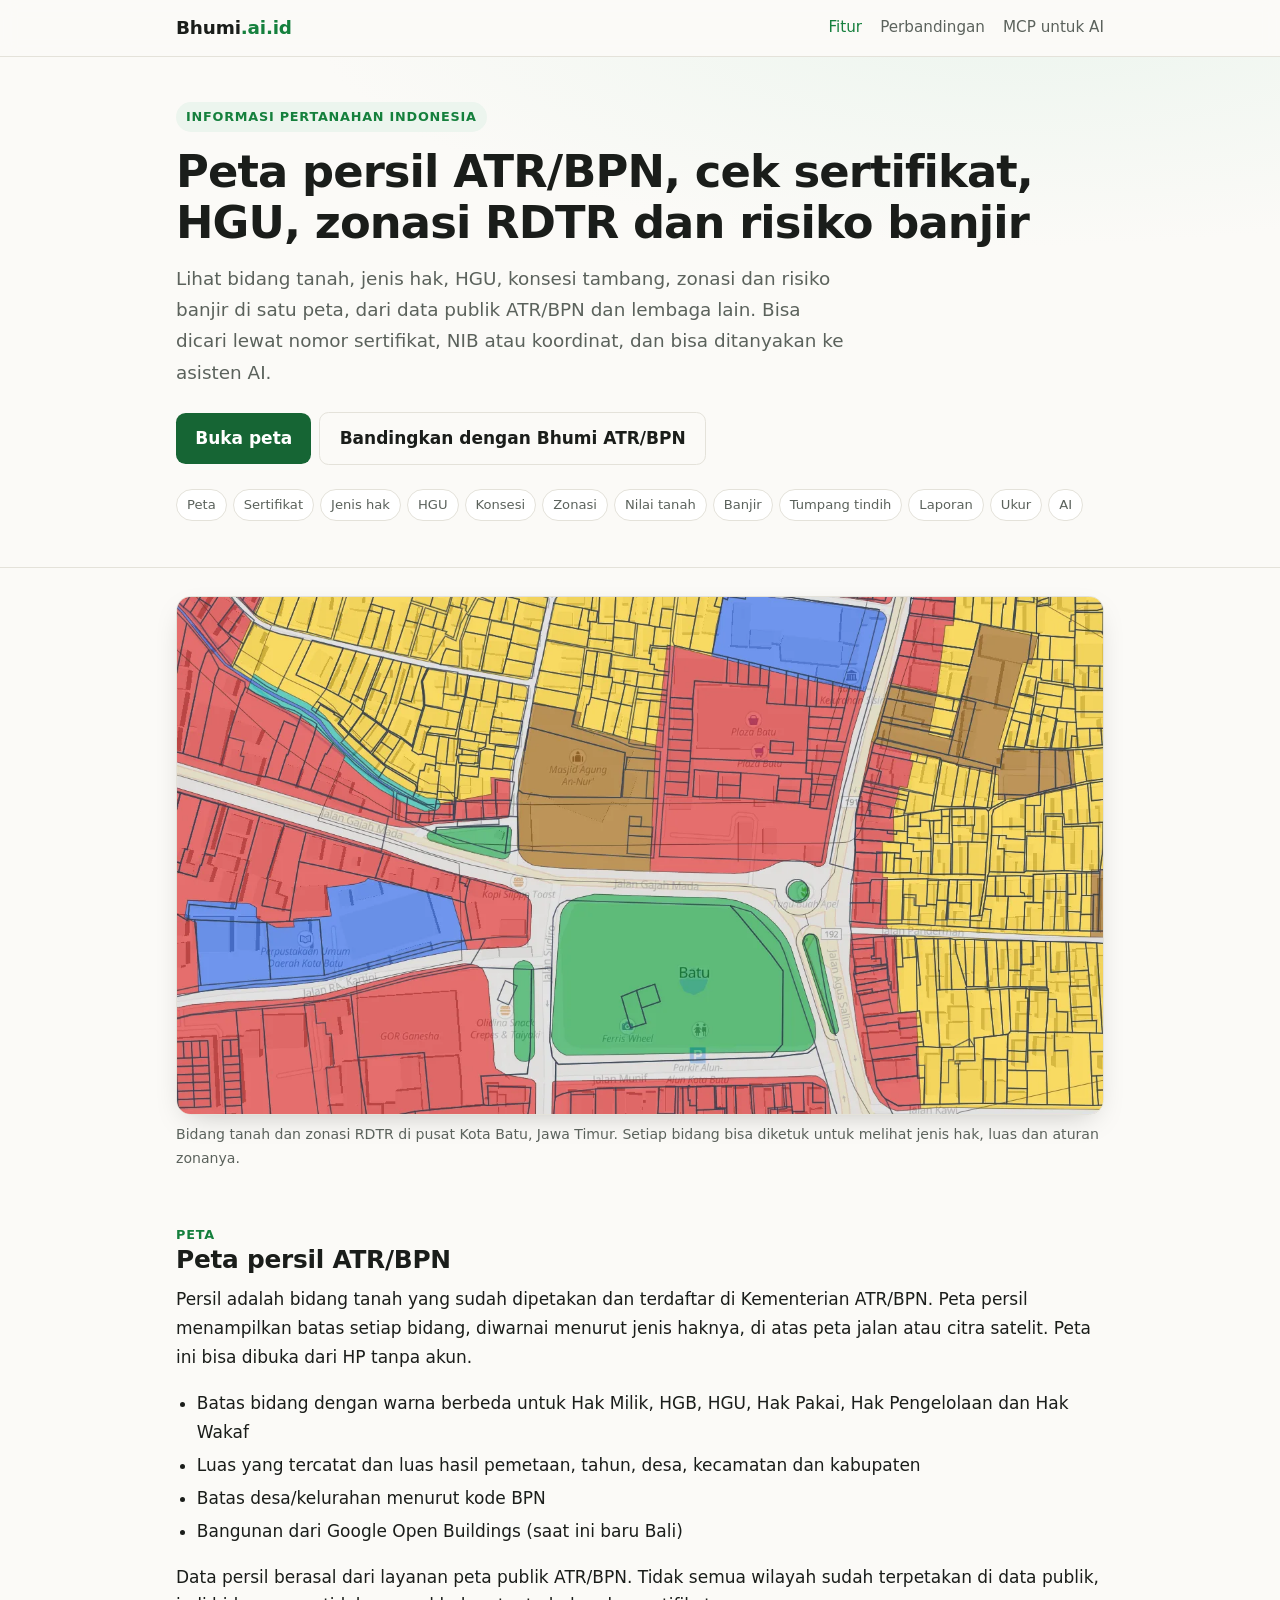
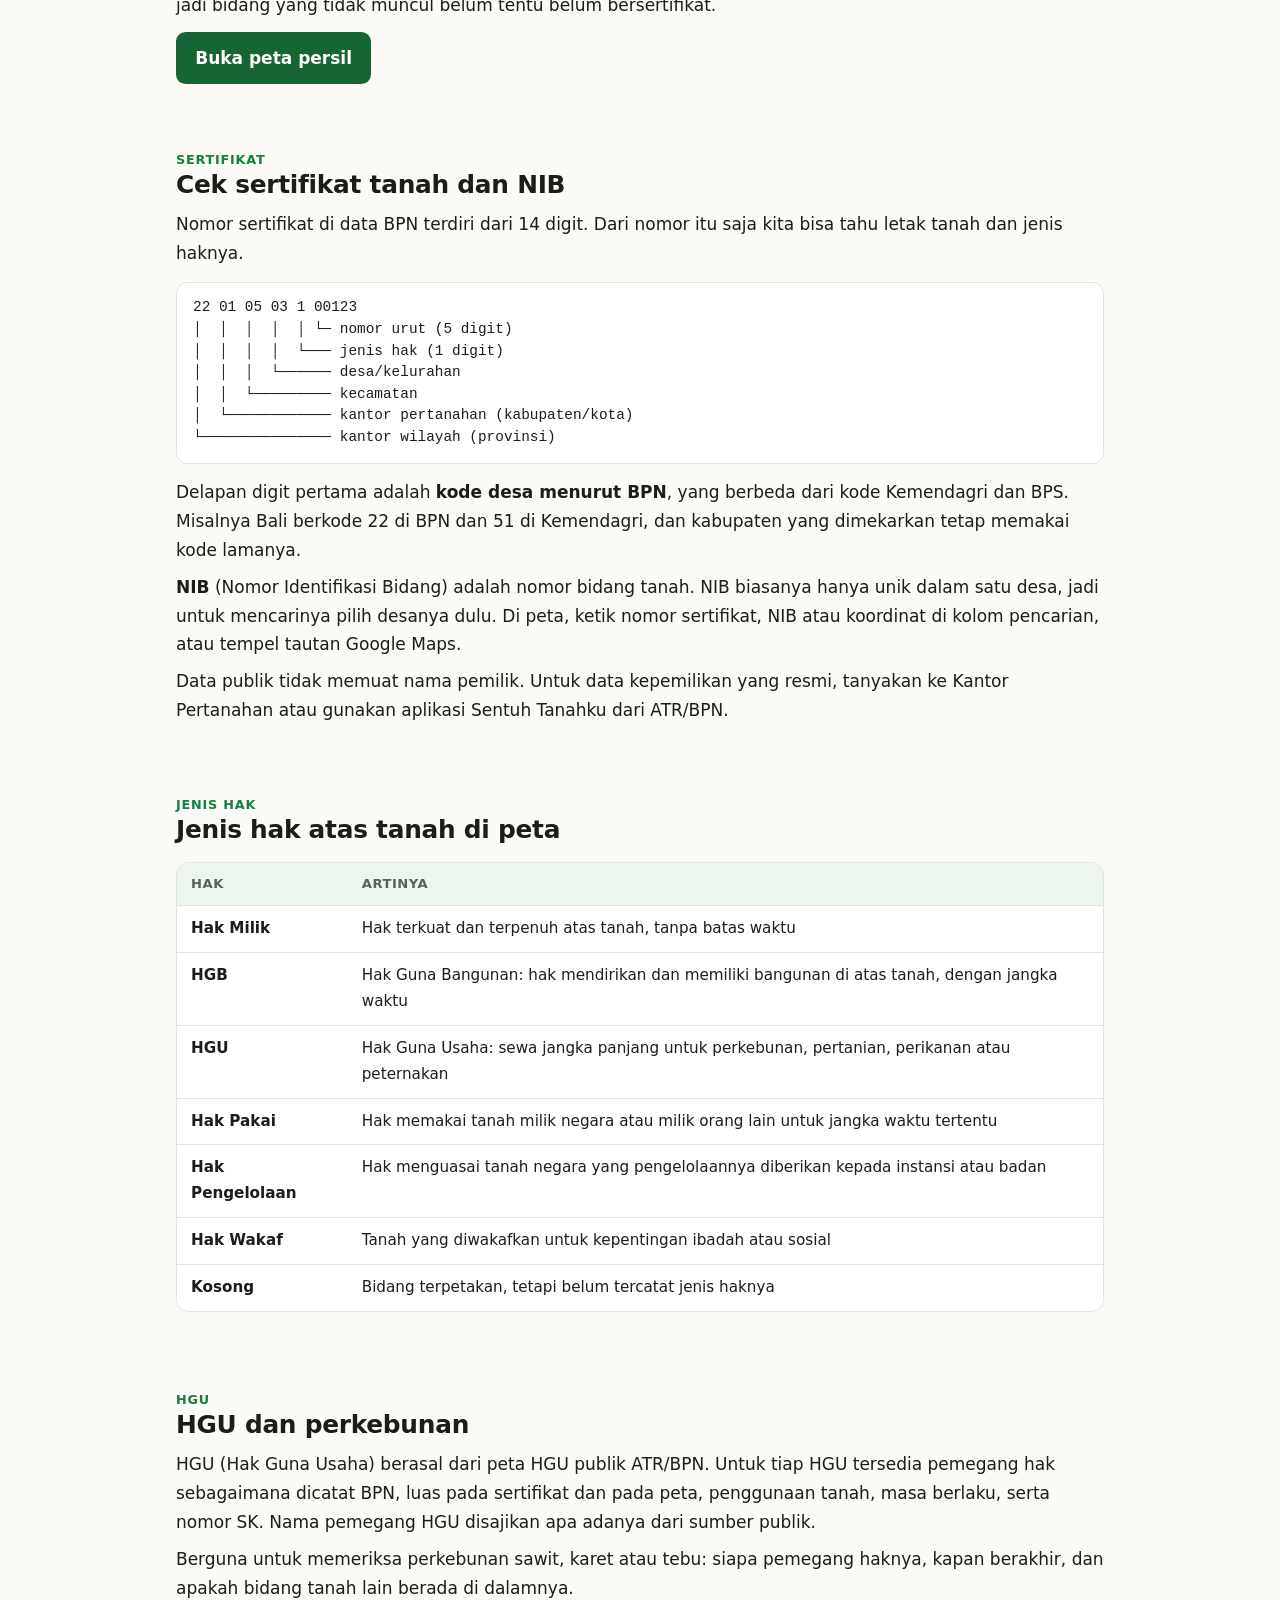
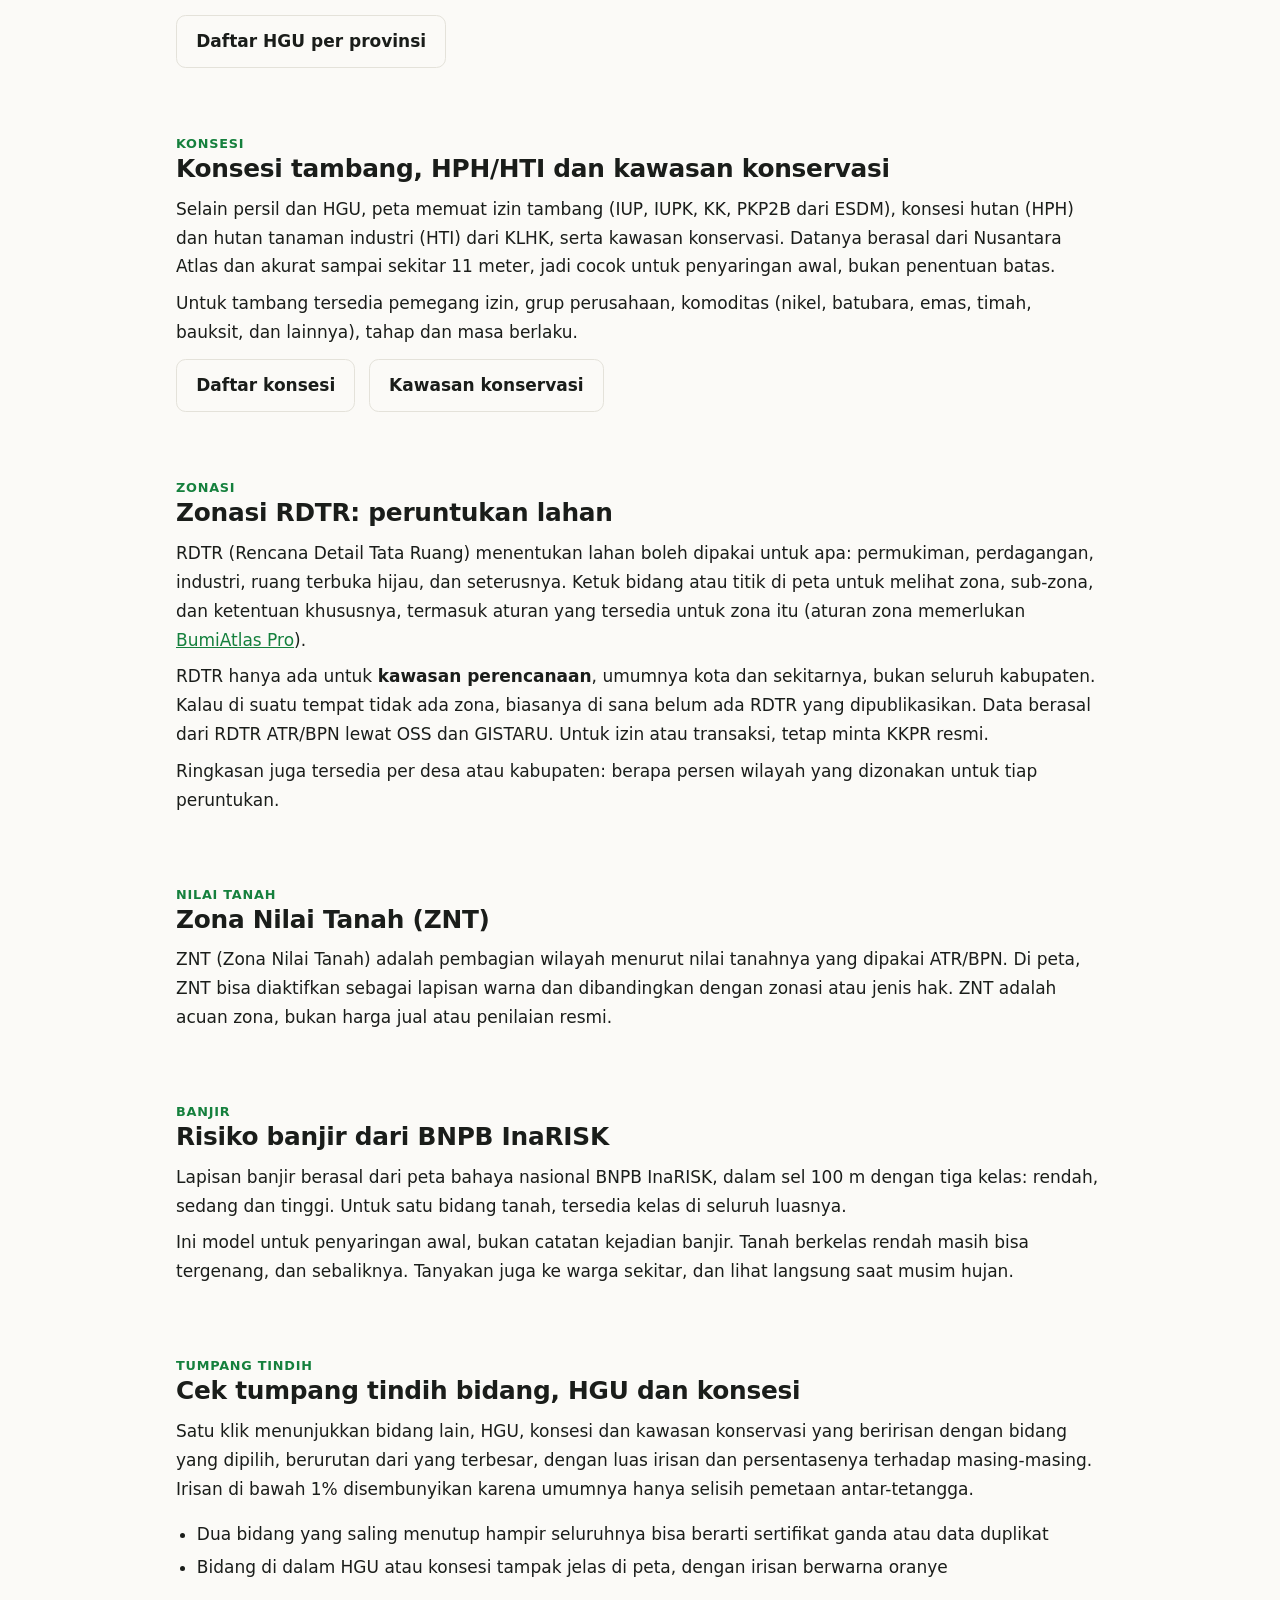
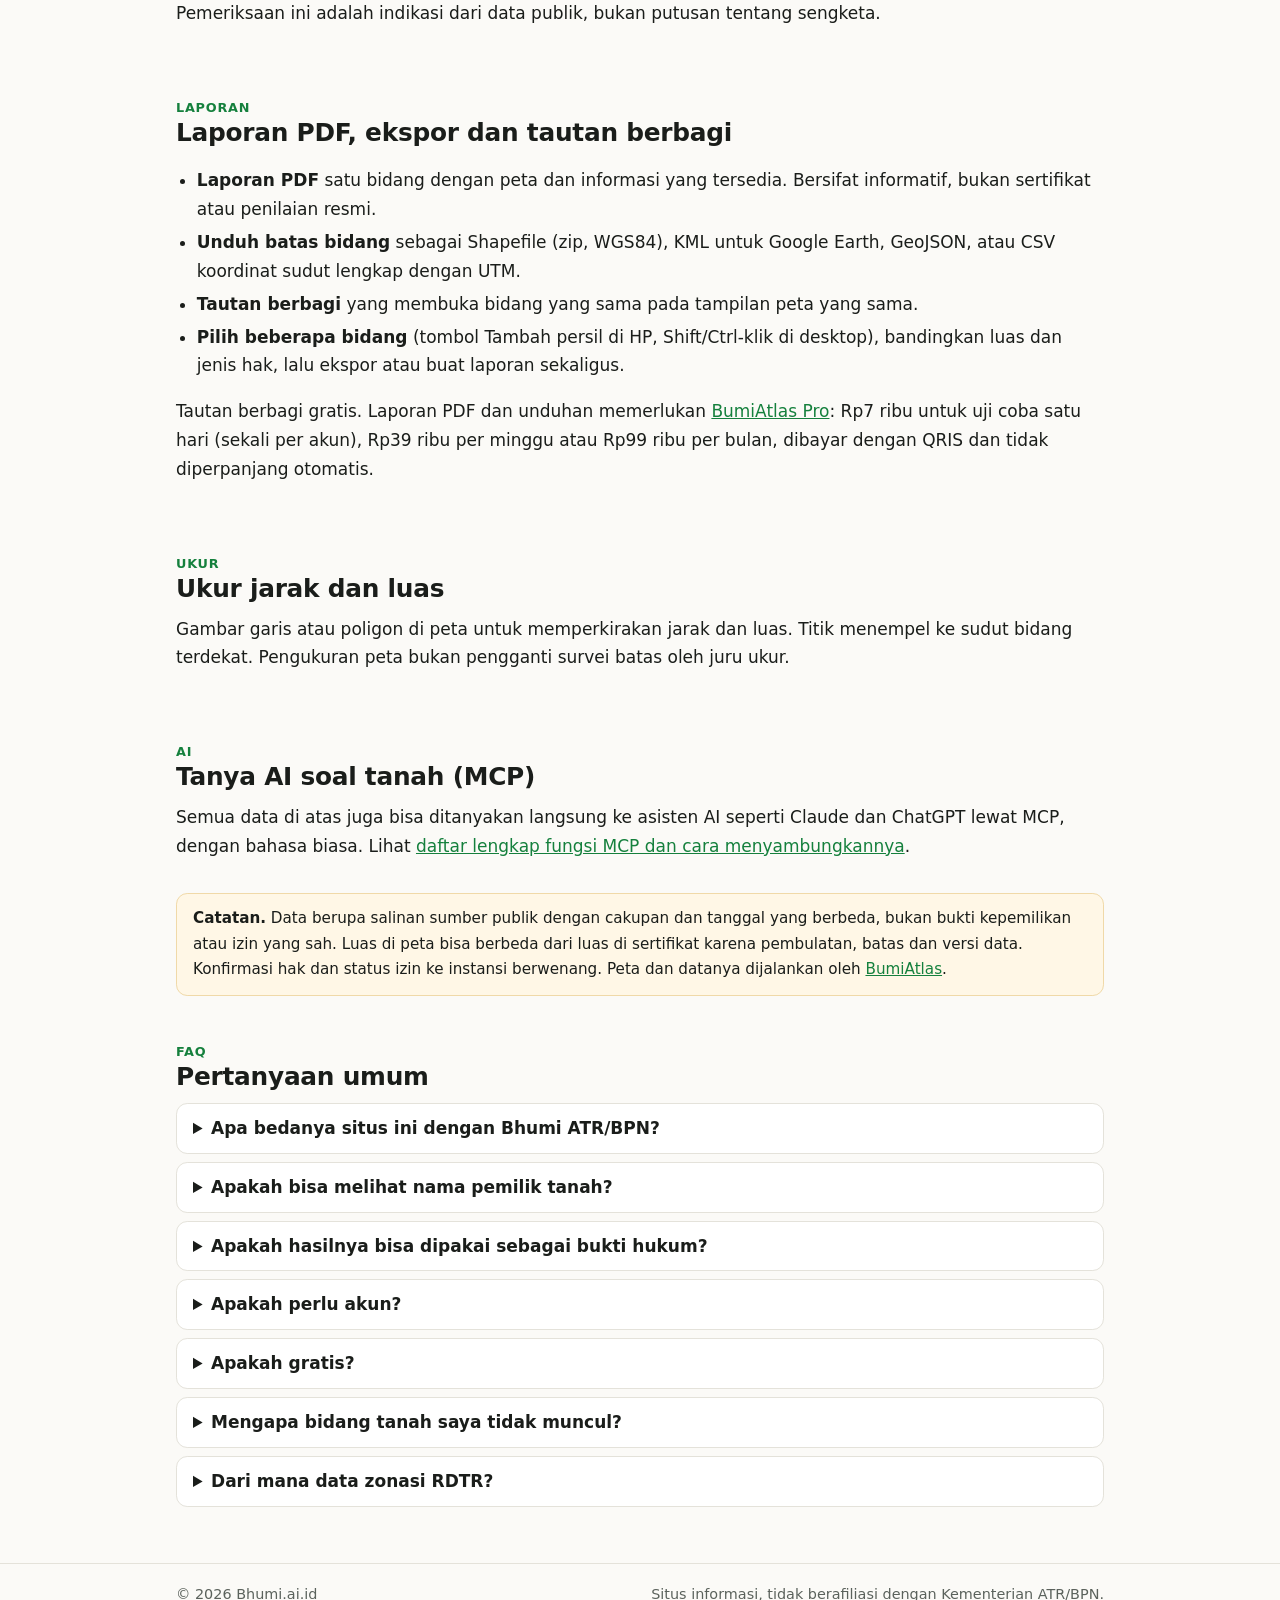
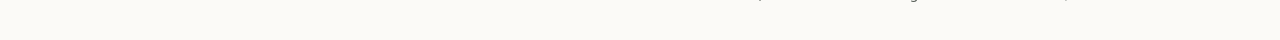
<file: index.html>
<!doctype html>
<html lang="id"><head><meta charset="utf-8"><meta name="viewport" content="width=device-width,initial-scale=1">
<title>Peta Persil ATR/BPN: Cek Sertifikat Tanah, HGU, Zonasi RDTR &amp; Risiko Banjir | Bhumi.ai.id</title><meta name="description" content="Peta persil ATR/BPN yang bisa dicari lewat nomor sertifikat, NIB atau koordinat, lengkap dengan HGU, konsesi tambang, zonasi RDTR, ZNT, risiko banjir dan MCP untuk asisten AI.">
<link rel="canonical" href="https://bhumi.ai.id/"><link rel="stylesheet" href="/style.css">
<meta property="og:title" content="Peta Persil ATR/BPN: Cek Sertifikat Tanah, HGU, Zonasi RDTR &amp; Risiko Banjir | Bhumi.ai.id"><meta property="og:description" content="Peta persil ATR/BPN yang bisa dicari lewat nomor sertifikat, NIB atau koordinat, lengkap dengan HGU, konsesi tambang, zonasi RDTR, ZNT, risiko banjir dan MCP untuk asisten AI."><meta property="og:type" content="website"><meta property="og:url" content="https://bhumi.ai.id/"><meta property="og:locale" content="id_ID"><meta property="og:image" content="https://bhumi.ai.id/peta-zonasi-kota-batu.webp"><meta name="twitter:card" content="summary_large_image">
<script type="application/ld+json">{"@context": "https://schema.org", "@type": "FAQPage", "mainEntity": [{"@type": "Question", "name": "Apa bedanya situs ini dengan Bhumi ATR/BPN?", "acceptedAnswer": {"@type": "Answer", "text": "Bhumi ATR/BPN adalah aplikasi peta resmi Kementerian ATR/BPN. Situs ini independen dan tidak berafiliasi dengan ATR/BPN; peta yang dibuka lewat situs ini dijalankan oleh BumiAtlas, yang menggabungkan data persil publik dengan HGU, konsesi, zonasi dan risiko banjir. Lihat halaman perbandingan."}}, {"@type": "Question", "name": "Apakah bisa melihat nama pemilik tanah?", "acceptedAnswer": {"@type": "Answer", "text": "Tidak. Data persil publik tidak memuat nama pemilik. Hanya HGU yang menyertakan nama pemegang hak dari sumber publik."}}, {"@type": "Question", "name": "Apakah hasilnya bisa dipakai sebagai bukti hukum?", "acceptedAnswer": {"@type": "Answer", "text": "Tidak. Untuk keperluan hukum atau transaksi, minta keterangan resmi dari Kantor Pertanahan setempat."}}, {"@type": "Question", "name": "Apakah perlu akun?", "acceptedAnswer": {"@type": "Answer", "text": "Peta dan direktori bisa dibuka tanpa akun. Akun Google diperlukan untuk menyimpan bidang dan untuk menyambungkan MCP."}}, {"@type": "Question", "name": "Apakah gratis?", "acceptedAnswer": {"@type": "Answer", "text": "Peta, lapisan dan direktori gratis. Laporan PDF, unduhan batas bidang, nilai tanah indikatif dan aturan zonasi RDTR memerlukan BumiAtlas Pro: Rp7 ribu untuk uji coba satu hari (sekali per akun), Rp39 ribu per minggu atau Rp99 ribu per bulan, dibayar dengan QRIS dan tidak diperpanjang otomatis."}}, {"@type": "Question", "name": "Mengapa bidang tanah saya tidak muncul?", "acceptedAnswer": {"@type": "Answer", "text": "Sumber publik belum mencakup semua wilayah, atau lapisan baru tampil setelah di-zoom lebih dekat. Bidang yang tidak tampil belum tentu belum bersertifikat."}}, {"@type": "Question", "name": "Dari mana data zonasi RDTR?", "acceptedAnswer": {"@type": "Answer", "text": "Dari RDTR yang dipublikasikan ATR/BPN. RDTR hanya tersedia untuk kawasan perencanaan tertentu, bukan seluruh kabupaten."}}]}</script><script type="application/ld+json">{"@context": "https://schema.org", "@type": "WebSite", "name": "Bhumi.ai.id", "url": "https://bhumi.ai.id/", "inLanguage": "id"}</script></head><body>
<div class="bar"><div class="wrap"><a class="brand" href="/">Bhumi<b>.ai.id</b></a><nav><a href="/" aria-current="page">Fitur</a><a href="/perbandingan.html">Perbandingan</a><a href="/mcp.html">MCP untuk AI</a></nav></div></div>
<div class="hero"><div class="wrap"><span class="kicker">Informasi pertanahan Indonesia</span>
<h1>Peta persil ATR/BPN, cek sertifikat, HGU, zonasi RDTR dan risiko banjir</h1>
<p class="lead">Lihat bidang tanah, jenis hak, HGU, konsesi tambang, zonasi dan risiko banjir di satu peta, dari data publik ATR/BPN dan lembaga lain. Bisa dicari lewat nomor sertifikat, NIB atau koordinat, dan bisa ditanyakan ke asisten AI.</p>
<a class="cta" href="https://bumiatlas.com/">Buka peta</a><a class="cta alt" href="/perbandingan.html">Bandingkan dengan Bhumi ATR/BPN</a>
<ul class="toc"><li><a href="#peta">Peta</a></li><li><a href="#sertifikat">Sertifikat</a></li><li><a href="#hak">Jenis hak</a></li><li><a href="#hgu">HGU</a></li><li><a href="#konsesi">Konsesi</a></li><li><a href="#rdtr">Zonasi</a></li><li><a href="#znt">Nilai tanah</a></li><li><a href="#banjir">Banjir</a></li><li><a href="#overlap">Tumpang tindih</a></li><li><a href="#laporan">Laporan</a></li><li><a href="#ukur">Ukur</a></li><li><a href="#ai">AI</a></li></ul></div></div>
<main class="wrap"><figure class="shot"><a href="https://bumiatlas.com/"><picture><source type="image/webp" media="(max-width:700px)" srcset="/peta-zonasi-kota-batu-700.webp"><img src="/peta-zonasi-kota-batu.webp" width="1391" height="776" alt="Peta persil ATR/BPN di pusat Kota Batu, Jawa Timur: bidang tanah diwarnai menurut zonasi RDTR, dengan alun-alun dan Plaza Batu"></picture></a><figcaption>Bidang tanah dan zonasi RDTR di pusat Kota Batu, Jawa Timur. Setiap bidang bisa diketuk untuk melihat jenis hak, luas dan aturan zonanya.</figcaption></figure><section id="peta"><h2><small>Peta</small>Peta persil ATR/BPN</h2>
<p>Persil adalah bidang tanah yang sudah dipetakan dan terdaftar di Kementerian ATR/BPN. Peta persil menampilkan batas setiap bidang, diwarnai menurut jenis haknya, di atas peta jalan atau citra satelit. Peta ini bisa dibuka dari HP tanpa akun.</p>
<ul><li>Batas bidang dengan warna berbeda untuk Hak Milik, HGB, HGU, Hak Pakai, Hak Pengelolaan dan Hak Wakaf</li><li>Luas yang tercatat dan luas hasil pemetaan, tahun, desa, kecamatan dan kabupaten</li><li>Batas desa/kelurahan menurut kode BPN</li><li>Bangunan dari Google Open Buildings (saat ini baru Bali)</li></ul>
<p>Data persil berasal dari layanan peta publik ATR/BPN. Tidak semua wilayah sudah terpetakan di data publik, jadi bidang yang tidak muncul belum tentu belum bersertifikat.</p>
<a class="cta" href="https://bumiatlas.com/">Buka peta persil</a></section><section id="sertifikat"><h2><small>Sertifikat</small>Cek sertifikat tanah dan NIB</h2>
<p>Nomor sertifikat di data BPN terdiri dari 14 digit. Dari nomor itu saja kita bisa tahu letak tanah dan jenis haknya.</p>
<pre>22 01 05 03 1 00123
│  │  │  │  │ └─ nomor urut (5 digit)
│  │  │  │  └─── jenis hak (1 digit)
│  │  │  └────── desa/kelurahan
│  │  └───────── kecamatan
│  └──────────── kantor pertanahan (kabupaten/kota)
└─────────────── kantor wilayah (provinsi)</pre>
<p>Delapan digit pertama adalah <strong>kode desa menurut BPN</strong>, yang berbeda dari kode Kemendagri dan BPS. Misalnya Bali berkode 22 di BPN dan 51 di Kemendagri, dan kabupaten yang dimekarkan tetap memakai kode lamanya.</p>
<p><strong>NIB</strong> (Nomor Identifikasi Bidang) adalah nomor bidang tanah. NIB biasanya hanya unik dalam satu desa, jadi untuk mencarinya pilih desanya dulu. Di peta, ketik nomor sertifikat, NIB atau koordinat di kolom pencarian, atau tempel tautan Google Maps.</p>
<p>Data publik tidak memuat nama pemilik. Untuk data kepemilikan yang resmi, tanyakan ke Kantor Pertanahan atau gunakan aplikasi Sentuh Tanahku dari ATR/BPN.</p></section><section id="hak"><h2><small>Jenis hak</small>Jenis hak atas tanah di peta</h2>
<div class="tablewrap"><table><tr><th>Hak</th><th>Artinya</th></tr>
<tr><td><b>Hak Milik</b></td><td>Hak terkuat dan terpenuh atas tanah, tanpa batas waktu</td></tr>
<tr><td><b>HGB</b></td><td>Hak Guna Bangunan: hak mendirikan dan memiliki bangunan di atas tanah, dengan jangka waktu</td></tr>
<tr><td><b>HGU</b></td><td>Hak Guna Usaha: sewa jangka panjang untuk perkebunan, pertanian, perikanan atau peternakan</td></tr>
<tr><td><b>Hak Pakai</b></td><td>Hak memakai tanah milik negara atau milik orang lain untuk jangka waktu tertentu</td></tr>
<tr><td><b>Hak Pengelolaan</b></td><td>Hak menguasai tanah negara yang pengelolaannya diberikan kepada instansi atau badan</td></tr>
<tr><td><b>Hak Wakaf</b></td><td>Tanah yang diwakafkan untuk kepentingan ibadah atau sosial</td></tr>
<tr><td><b>Kosong</b></td><td>Bidang terpetakan, tetapi belum tercatat jenis haknya</td></tr></table></div></section><section id="hgu"><h2><small>HGU</small>HGU dan perkebunan</h2>
<p>HGU (Hak Guna Usaha) berasal dari peta HGU publik ATR/BPN. Untuk tiap HGU tersedia pemegang hak sebagaimana dicatat BPN, luas pada sertifikat dan pada peta, penggunaan tanah, masa berlaku, serta nomor SK. Nama pemegang HGU disajikan apa adanya dari sumber publik.</p>
<p>Berguna untuk memeriksa perkebunan sawit, karet atau tebu: siapa pemegang haknya, kapan berakhir, dan apakah bidang tanah lain berada di dalamnya.</p>
<a class="cta alt" href="https://bumiatlas.com/hgu">Daftar HGU per provinsi</a></section><section id="konsesi"><h2><small>Konsesi</small>Konsesi tambang, HPH/HTI dan kawasan konservasi</h2>
<p>Selain persil dan HGU, peta memuat izin tambang (IUP, IUPK, KK, PKP2B dari ESDM), konsesi hutan (HPH) dan hutan tanaman industri (HTI) dari KLHK, serta kawasan konservasi. Datanya berasal dari Nusantara Atlas dan akurat sampai sekitar 11 meter, jadi cocok untuk penyaringan awal, bukan penentuan batas.</p>
<p>Untuk tambang tersedia pemegang izin, grup perusahaan, komoditas (nikel, batubara, emas, timah, bauksit, dan lainnya), tahap dan masa berlaku.</p>
<a class="cta alt" href="https://bumiatlas.com/konsesi">Daftar konsesi</a> <a class="cta alt" href="https://bumiatlas.com/kawasan-konservasi">Kawasan konservasi</a></section><section id="rdtr"><h2><small>Zonasi</small>Zonasi RDTR: peruntukan lahan</h2>
<p>RDTR (Rencana Detail Tata Ruang) menentukan lahan boleh dipakai untuk apa: permukiman, perdagangan, industri, ruang terbuka hijau, dan seterusnya. Ketuk bidang atau titik di peta untuk melihat zona, sub-zona, dan ketentuan khususnya, termasuk aturan yang tersedia untuk zona itu (aturan zona memerlukan <a href="https://bumiatlas.com/tentang#pro">BumiAtlas Pro</a>).</p>
<p>RDTR hanya ada untuk <strong>kawasan perencanaan</strong>, umumnya kota dan sekitarnya, bukan seluruh kabupaten. Kalau di suatu tempat tidak ada zona, biasanya di sana belum ada RDTR yang dipublikasikan. Data berasal dari RDTR ATR/BPN lewat OSS dan GISTARU. Untuk izin atau transaksi, tetap minta KKPR resmi.</p>
<p>Ringkasan juga tersedia per desa atau kabupaten: berapa persen wilayah yang dizonakan untuk tiap peruntukan.</p></section><section id="znt"><h2><small>Nilai tanah</small>Zona Nilai Tanah (ZNT)</h2>
<p>ZNT (Zona Nilai Tanah) adalah pembagian wilayah menurut nilai tanahnya yang dipakai ATR/BPN. Di peta, ZNT bisa diaktifkan sebagai lapisan warna dan dibandingkan dengan zonasi atau jenis hak. ZNT adalah acuan zona, bukan harga jual atau penilaian resmi.</p></section><section id="banjir"><h2><small>Banjir</small>Risiko banjir dari BNPB InaRISK</h2>
<p>Lapisan banjir berasal dari peta bahaya nasional BNPB InaRISK, dalam sel 100 m dengan tiga kelas: rendah, sedang dan tinggi. Untuk satu bidang tanah, tersedia kelas di seluruh luasnya.</p>
<p>Ini model untuk penyaringan awal, bukan catatan kejadian banjir. Tanah berkelas rendah masih bisa tergenang, dan sebaliknya. Tanyakan juga ke warga sekitar, dan lihat langsung saat musim hujan.</p></section><section id="overlap"><h2><small>Tumpang tindih</small>Cek tumpang tindih bidang, HGU dan konsesi</h2>
<p>Satu klik menunjukkan bidang lain, HGU, konsesi dan kawasan konservasi yang beririsan dengan bidang yang dipilih, berurutan dari yang terbesar, dengan luas irisan dan persentasenya terhadap masing-masing. Irisan di bawah 1% disembunyikan karena umumnya hanya selisih pemetaan antar-tetangga.</p>
<ul><li>Dua bidang yang saling menutup hampir seluruhnya bisa berarti sertifikat ganda atau data duplikat</li><li>Bidang di dalam HGU atau konsesi tampak jelas di peta, dengan irisan berwarna oranye</li></ul>
<p>Pemeriksaan ini adalah indikasi dari data publik, bukan putusan tentang sengketa.</p></section><section id="laporan"><h2><small>Laporan</small>Laporan PDF, ekspor dan tautan berbagi</h2>
<ul><li><strong>Laporan PDF</strong> satu bidang dengan peta dan informasi yang tersedia. Bersifat informatif, bukan sertifikat atau penilaian resmi.</li>
<li><strong>Unduh batas bidang</strong> sebagai Shapefile (zip, WGS84), KML untuk Google Earth, GeoJSON, atau CSV koordinat sudut lengkap dengan UTM.</li>
<li><strong>Tautan berbagi</strong> yang membuka bidang yang sama pada tampilan peta yang sama.</li>
<li><strong>Pilih beberapa bidang</strong> (tombol Tambah persil di HP, Shift/Ctrl-klik di desktop), bandingkan luas dan jenis hak, lalu ekspor atau buat laporan sekaligus.</li></ul>
<p>Tautan berbagi gratis. Laporan PDF dan unduhan memerlukan <a href="https://bumiatlas.com/tentang#pro">BumiAtlas Pro</a>: Rp7 ribu untuk uji coba satu hari (sekali per akun), Rp39 ribu per minggu atau Rp99 ribu per bulan, dibayar dengan QRIS dan tidak diperpanjang otomatis.</p></section><section id="ukur"><h2><small>Ukur</small>Ukur jarak dan luas</h2>
<p>Gambar garis atau poligon di peta untuk memperkirakan jarak dan luas. Titik menempel ke sudut bidang terdekat. Pengukuran peta bukan pengganti survei batas oleh juru ukur.</p></section><section id="ai"><h2><small>AI</small>Tanya AI soal tanah (MCP)</h2>
<p>Semua data di atas juga bisa ditanyakan langsung ke asisten AI seperti Claude dan ChatGPT lewat MCP, dengan bahasa biasa. Lihat <a href="/mcp.html">daftar lengkap fungsi MCP dan cara menyambungkannya</a>.</p></section><div class="note"><strong>Catatan.</strong> Data berupa salinan sumber publik dengan cakupan dan tanggal yang berbeda, bukan bukti kepemilikan atau izin yang sah. Luas di peta bisa berbeda dari luas di sertifikat karena pembulatan, batas dan versi data. Konfirmasi hak dan status izin ke instansi berwenang. Peta dan datanya dijalankan oleh <a href="https://bumiatlas.com/">BumiAtlas</a>.</div><h2><small>FAQ</small>Pertanyaan umum</h2><details><summary>Apa bedanya situs ini dengan Bhumi ATR/BPN?</summary><p>Bhumi ATR/BPN adalah aplikasi peta resmi Kementerian ATR/BPN. Situs ini independen dan tidak berafiliasi dengan ATR/BPN; peta yang dibuka lewat situs ini dijalankan oleh BumiAtlas, yang menggabungkan data persil publik dengan HGU, konsesi, zonasi dan risiko banjir. Lihat halaman perbandingan.</p></details><details><summary>Apakah bisa melihat nama pemilik tanah?</summary><p>Tidak. Data persil publik tidak memuat nama pemilik. Hanya HGU yang menyertakan nama pemegang hak dari sumber publik.</p></details><details><summary>Apakah hasilnya bisa dipakai sebagai bukti hukum?</summary><p>Tidak. Untuk keperluan hukum atau transaksi, minta keterangan resmi dari Kantor Pertanahan setempat.</p></details><details><summary>Apakah perlu akun?</summary><p>Peta dan direktori bisa dibuka tanpa akun. Akun Google diperlukan untuk menyimpan bidang dan untuk menyambungkan MCP.</p></details><details><summary>Apakah gratis?</summary><p>Peta, lapisan dan direktori gratis. Laporan PDF, unduhan batas bidang, nilai tanah indikatif dan aturan zonasi RDTR memerlukan BumiAtlas Pro: Rp7 ribu untuk uji coba satu hari (sekali per akun), Rp39 ribu per minggu atau Rp99 ribu per bulan, dibayar dengan QRIS dan tidak diperpanjang otomatis.</p></details><details><summary>Mengapa bidang tanah saya tidak muncul?</summary><p>Sumber publik belum mencakup semua wilayah, atau lapisan baru tampil setelah di-zoom lebih dekat. Bidang yang tidak tampil belum tentu belum bersertifikat.</p></details><details><summary>Dari mana data zonasi RDTR?</summary><p>Dari RDTR yang dipublikasikan ATR/BPN. RDTR hanya tersedia untuk kawasan perencanaan tertentu, bukan seluruh kabupaten.</p></details></main>
<footer><div class="wrap"><span>© 2026 Bhumi.ai.id</span><span>Situs informasi, tidak berafiliasi dengan Kementerian ATR/BPN.</span></div></footer>
</body></html>
</file>
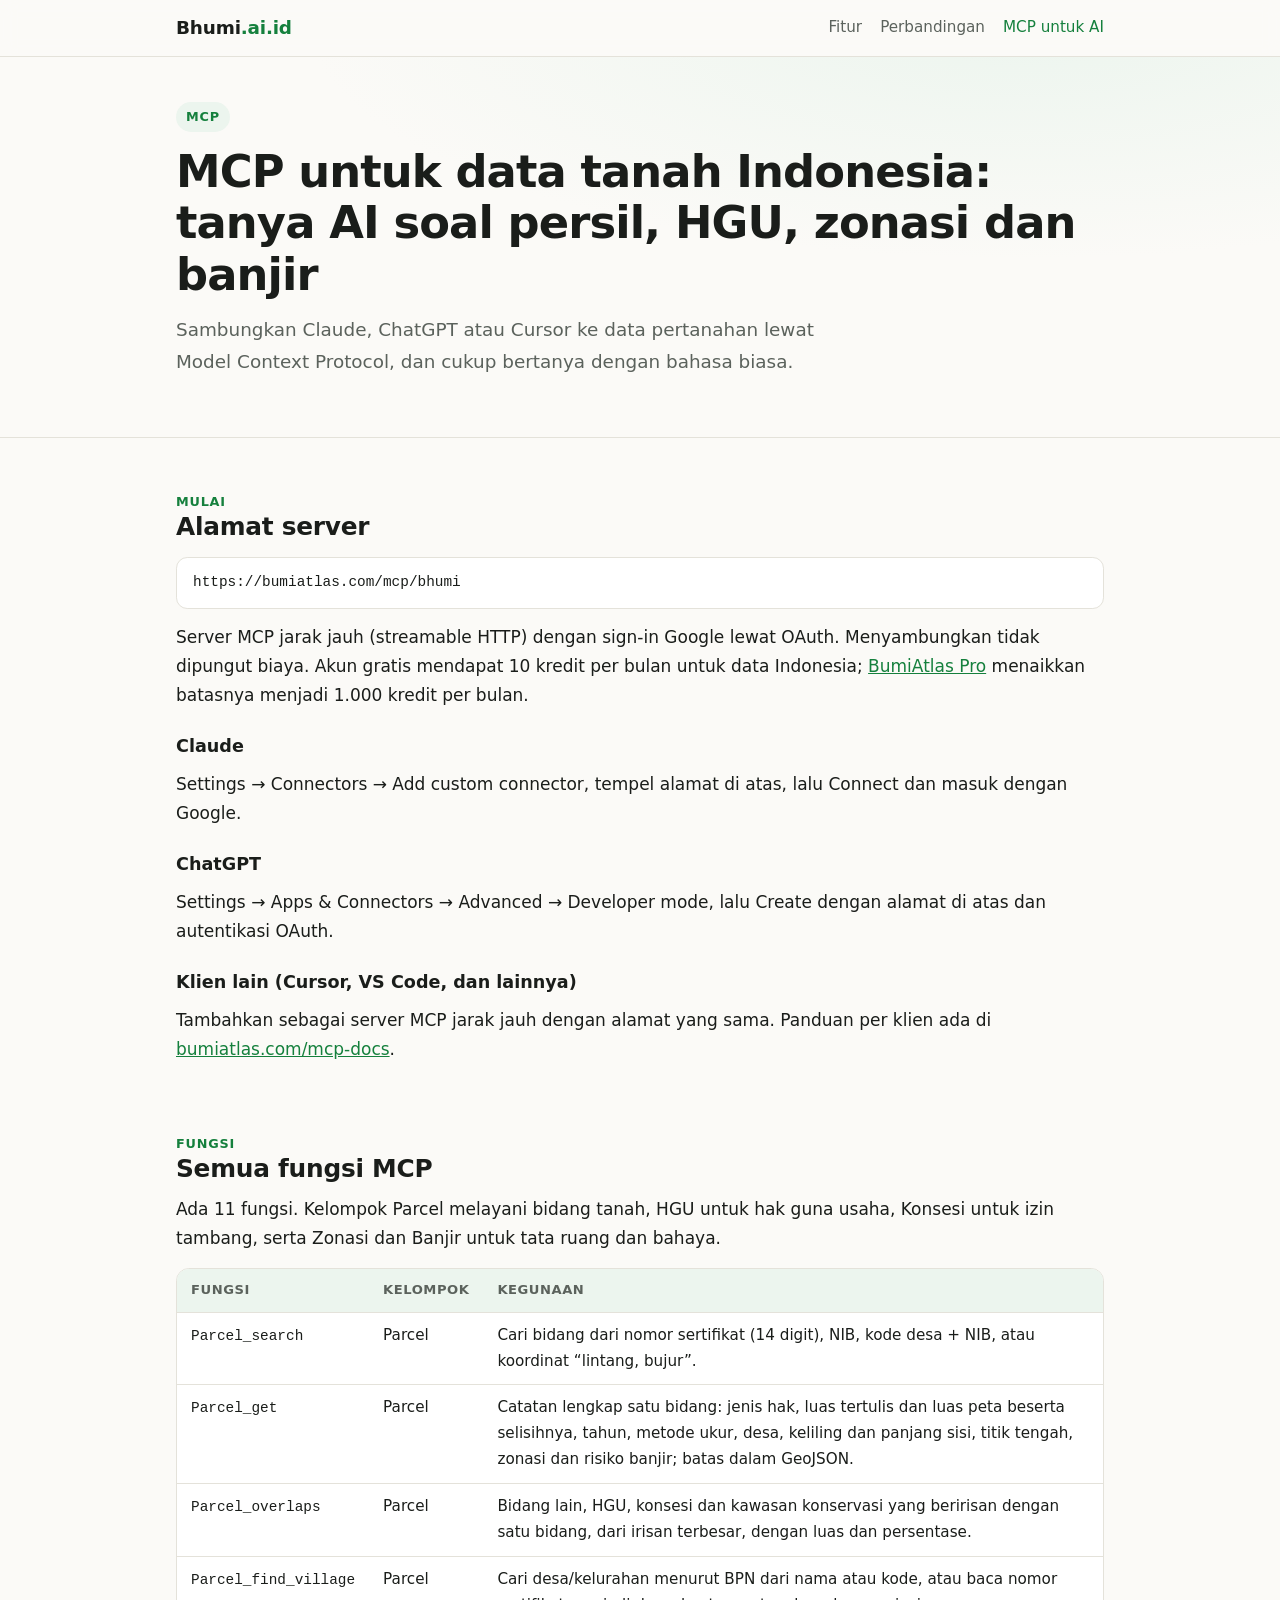
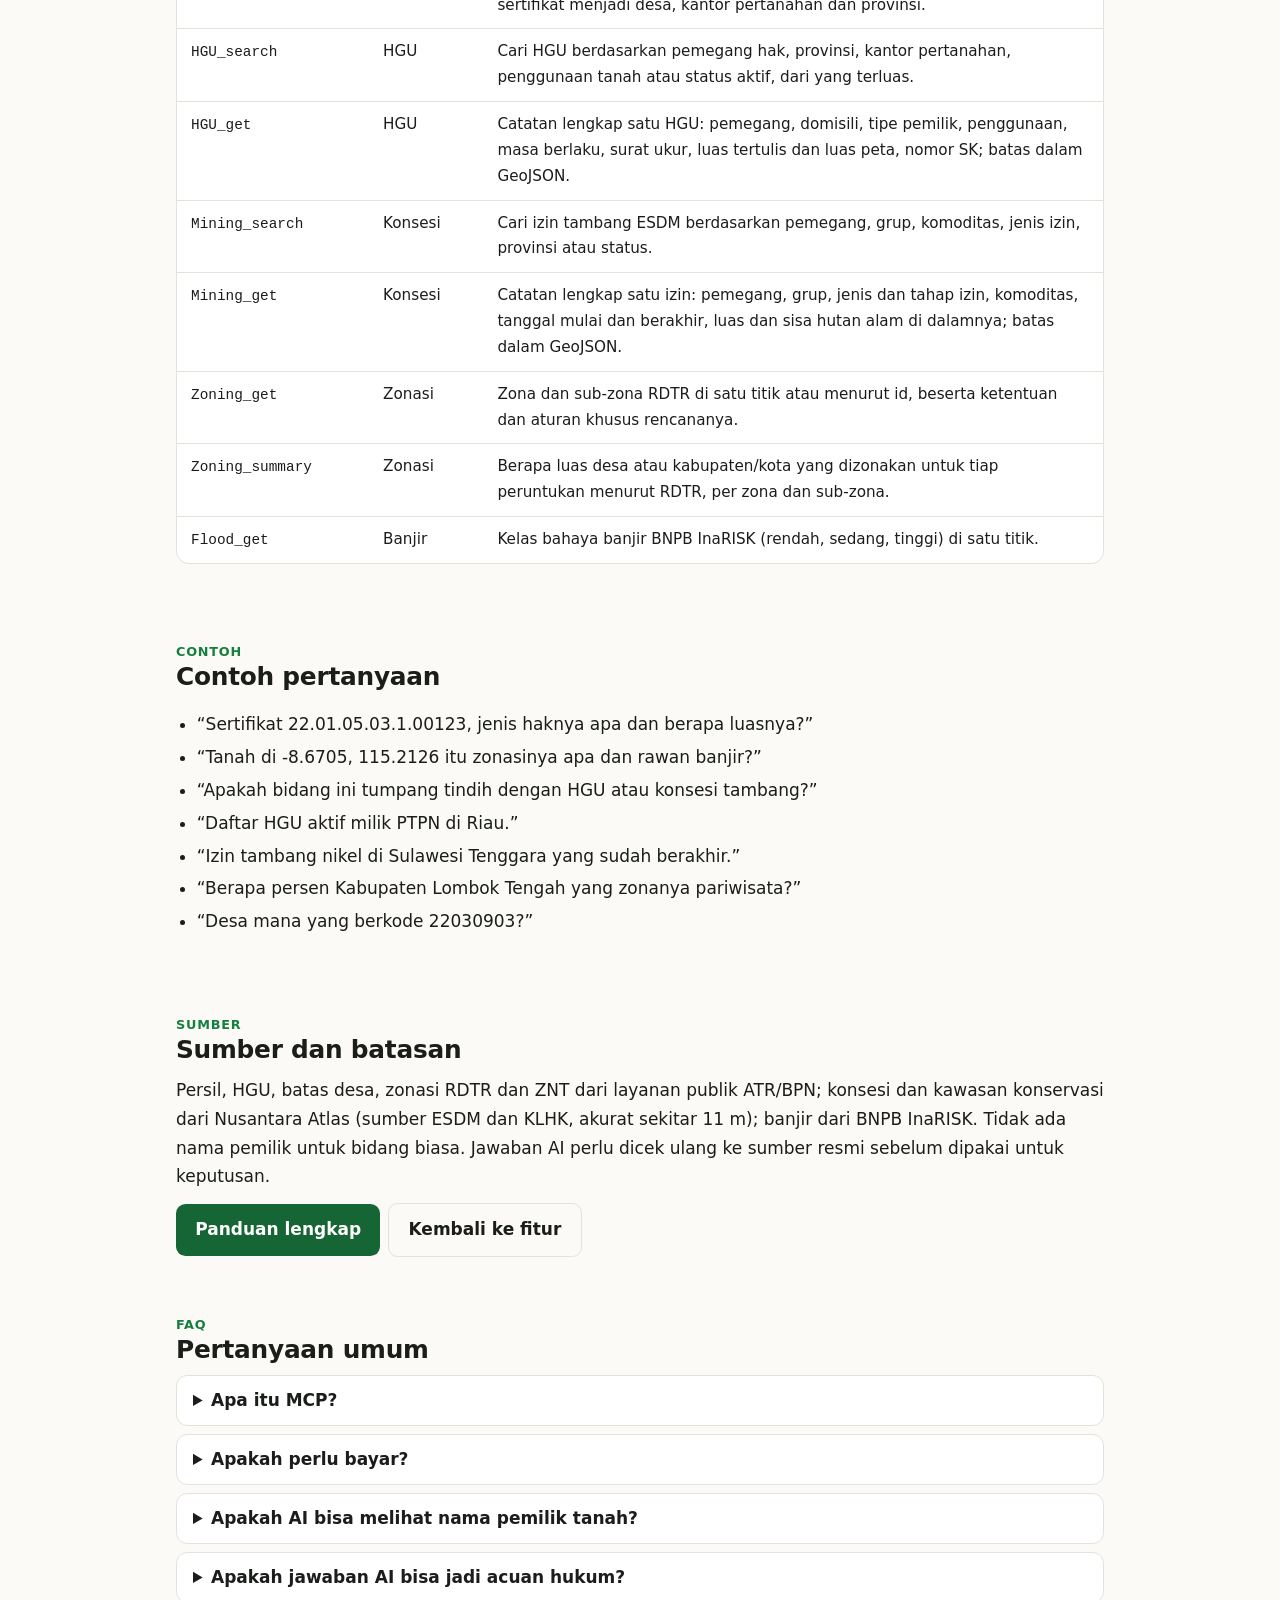
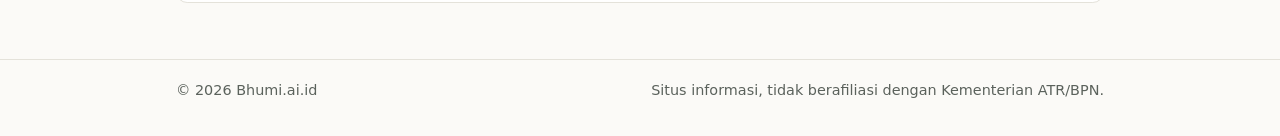
<file: mcp.html>
<!doctype html>
<html lang="id"><head><meta charset="utf-8"><meta name="viewport" content="width=device-width,initial-scale=1">
<title>MCP untuk Data Tanah Indonesia: Fungsi, Alamat Server dan Cara Menyambungkan | Bhumi.ai.id</title><meta name="description" content="Daftar lengkap 11 fungsi MCP untuk data persil ATR/BPN, HGU, konsesi tambang, zonasi RDTR dan risiko banjir, dengan alamat server dan cara menyambungkan ke Claude dan ChatGPT.">
<link rel="canonical" href="https://bhumi.ai.id/mcp.html"><link rel="stylesheet" href="/style.css">
<meta property="og:title" content="MCP untuk Data Tanah Indonesia: Fungsi, Alamat Server dan Cara Menyambungkan | Bhumi.ai.id"><meta property="og:description" content="Daftar lengkap 11 fungsi MCP untuk data persil ATR/BPN, HGU, konsesi tambang, zonasi RDTR dan risiko banjir, dengan alamat server dan cara menyambungkan ke Claude dan ChatGPT."><meta property="og:type" content="website"><meta property="og:url" content="https://bhumi.ai.id/mcp.html"><meta property="og:locale" content="id_ID">
<script type="application/ld+json">{"@context": "https://schema.org", "@type": "FAQPage", "mainEntity": [{"@type": "Question", "name": "Apa itu MCP?", "acceptedAnswer": {"@type": "Answer", "text": "Model Context Protocol adalah standar agar asisten AI bisa memanggil alat dan data di luar dirinya. Di sini, asisten bisa mencari bidang tanah, HGU, konsesi, zonasi dan banjir secara langsung."}}, {"@type": "Question", "name": "Apakah perlu bayar?", "acceptedAnswer": {"@type": "Answer", "text": "Untuk mencoba, tidak: menyambungkan tidak dipungut biaya, dan akun Google gratis mendapat 10 kredit per bulan untuk data Indonesia. Untuk pemakaian rutin, BumiAtlas Pro (Rp7 ribu untuk uji coba satu hari, Rp39 ribu per minggu atau Rp99 ribu per bulan) menaikkan batasnya menjadi 1.000 kredit per bulan."}}, {"@type": "Question", "name": "Apakah AI bisa melihat nama pemilik tanah?", "acceptedAnswer": {"@type": "Answer", "text": "Tidak. Data persil publik tidak memuat nama pemilik."}}, {"@type": "Question", "name": "Apakah jawaban AI bisa jadi acuan hukum?", "acceptedAnswer": {"@type": "Answer", "text": "Tidak. Cek ulang ke sumber resmi, dan minta keterangan resmi ke Kantor Pertanahan untuk keperluan hukum."}}]}</script><script type="application/ld+json">{"@context": "https://schema.org", "@type": "WebSite", "name": "Bhumi.ai.id", "url": "https://bhumi.ai.id/", "inLanguage": "id"}</script></head><body>
<div class="bar"><div class="wrap"><a class="brand" href="/">Bhumi<b>.ai.id</b></a><nav><a href="/">Fitur</a><a href="/perbandingan.html">Perbandingan</a><a href="/mcp.html" aria-current="page">MCP untuk AI</a></nav></div></div>
<div class="hero"><div class="wrap"><span class="kicker">MCP</span>
<h1>MCP untuk data tanah Indonesia: tanya AI soal persil, HGU, zonasi dan banjir</h1>
<p class="lead">Sambungkan Claude, ChatGPT atau Cursor ke data pertanahan lewat Model Context Protocol, dan cukup bertanya dengan bahasa biasa.</p></div></div>
<main class="wrap">
<section id="alamat"><h2><small>Mulai</small>Alamat server</h2>
<pre>https://bumiatlas.com/mcp/bhumi</pre>
<p>Server MCP jarak jauh (streamable HTTP) dengan sign-in Google lewat OAuth. Menyambungkan tidak dipungut biaya. Akun gratis mendapat 10 kredit per bulan untuk data Indonesia; <a href="https://bumiatlas.com/tentang#pro">BumiAtlas Pro</a> menaikkan batasnya menjadi 1.000 kredit per bulan.</p>
<h3>Claude</h3><p>Settings → Connectors → Add custom connector, tempel alamat di atas, lalu Connect dan masuk dengan Google.</p>
<h3>ChatGPT</h3><p>Settings → Apps &amp; Connectors → Advanced → Developer mode, lalu Create dengan alamat di atas dan autentikasi OAuth.</p>
<h3>Klien lain (Cursor, VS Code, dan lainnya)</h3><p>Tambahkan sebagai server MCP jarak jauh dengan alamat yang sama. Panduan per klien ada di <a href="https://bumiatlas.com/mcp-docs">bumiatlas.com/mcp-docs</a>.</p></section>
<section id="fungsi"><h2><small>Fungsi</small>Semua fungsi MCP</h2>
<p>Ada 11 fungsi. Kelompok Parcel melayani bidang tanah, HGU untuk hak guna usaha, Konsesi untuk izin tambang, serta Zonasi dan Banjir untuk tata ruang dan bahaya.</p>
<div class="tablewrap tools"><table><tr><th>Fungsi</th><th>Kelompok</th><th>Kegunaan</th></tr><tr><td><code>Parcel_search</code></td><td>Parcel</td><td>Cari bidang dari nomor sertifikat (14 digit), NIB, kode desa + NIB, atau koordinat “lintang, bujur”.</td></tr><tr><td><code>Parcel_get</code></td><td>Parcel</td><td>Catatan lengkap satu bidang: jenis hak, luas tertulis dan luas peta beserta selisihnya, tahun, metode ukur, desa, keliling dan panjang sisi, titik tengah, zonasi dan risiko banjir; batas dalam GeoJSON.</td></tr><tr><td><code>Parcel_overlaps</code></td><td>Parcel</td><td>Bidang lain, HGU, konsesi dan kawasan konservasi yang beririsan dengan satu bidang, dari irisan terbesar, dengan luas dan persentase.</td></tr><tr><td><code>Parcel_find_village</code></td><td>Parcel</td><td>Cari desa/kelurahan menurut BPN dari nama atau kode, atau baca nomor sertifikat menjadi desa, kantor pertanahan dan provinsi.</td></tr><tr><td><code>HGU_search</code></td><td>HGU</td><td>Cari HGU berdasarkan pemegang hak, provinsi, kantor pertanahan, penggunaan tanah atau status aktif, dari yang terluas.</td></tr><tr><td><code>HGU_get</code></td><td>HGU</td><td>Catatan lengkap satu HGU: pemegang, domisili, tipe pemilik, penggunaan, masa berlaku, surat ukur, luas tertulis dan luas peta, nomor SK; batas dalam GeoJSON.</td></tr><tr><td><code>Mining_search</code></td><td>Konsesi</td><td>Cari izin tambang ESDM berdasarkan pemegang, grup, komoditas, jenis izin, provinsi atau status.</td></tr><tr><td><code>Mining_get</code></td><td>Konsesi</td><td>Catatan lengkap satu izin: pemegang, grup, jenis dan tahap izin, komoditas, tanggal mulai dan berakhir, luas dan sisa hutan alam di dalamnya; batas dalam GeoJSON.</td></tr><tr><td><code>Zoning_get</code></td><td>Zonasi</td><td>Zona dan sub-zona RDTR di satu titik atau menurut id, beserta ketentuan dan aturan khusus rencananya.</td></tr><tr><td><code>Zoning_summary</code></td><td>Zonasi</td><td>Berapa luas desa atau kabupaten/kota yang dizonakan untuk tiap peruntukan menurut RDTR, per zona dan sub-zona.</td></tr><tr><td><code>Flood_get</code></td><td>Banjir</td><td>Kelas bahaya banjir BNPB InaRISK (rendah, sedang, tinggi) di satu titik.</td></tr></table></div></section>
<section id="contoh"><h2><small>Contoh</small>Contoh pertanyaan</h2>
<ul><li>“Sertifikat 22.01.05.03.1.00123, jenis haknya apa dan berapa luasnya?”</li>
<li>“Tanah di -8.6705, 115.2126 itu zonasinya apa dan rawan banjir?”</li>
<li>“Apakah bidang ini tumpang tindih dengan HGU atau konsesi tambang?”</li>
<li>“Daftar HGU aktif milik PTPN di Riau.”</li>
<li>“Izin tambang nikel di Sulawesi Tenggara yang sudah berakhir.”</li>
<li>“Berapa persen Kabupaten Lombok Tengah yang zonanya pariwisata?”</li>
<li>“Desa mana yang berkode 22030903?”</li></ul></section>
<section id="sumber"><h2><small>Sumber</small>Sumber dan batasan</h2>
<p>Persil, HGU, batas desa, zonasi RDTR dan ZNT dari layanan publik ATR/BPN; konsesi dan kawasan konservasi dari Nusantara Atlas (sumber ESDM dan KLHK, akurat sekitar 11 m); banjir dari BNPB InaRISK. Tidak ada nama pemilik untuk bidang biasa. Jawaban AI perlu dicek ulang ke sumber resmi sebelum dipakai untuk keputusan.</p>
<a class="cta" href="https://bumiatlas.com/mcp-docs">Panduan lengkap</a><a class="cta alt" href="/">Kembali ke fitur</a></section><h2><small>FAQ</small>Pertanyaan umum</h2><details><summary>Apa itu MCP?</summary><p>Model Context Protocol adalah standar agar asisten AI bisa memanggil alat dan data di luar dirinya. Di sini, asisten bisa mencari bidang tanah, HGU, konsesi, zonasi dan banjir secara langsung.</p></details><details><summary>Apakah perlu bayar?</summary><p>Untuk mencoba, tidak: menyambungkan tidak dipungut biaya, dan akun Google gratis mendapat 10 kredit per bulan untuk data Indonesia. Untuk pemakaian rutin, BumiAtlas Pro (Rp7 ribu untuk uji coba satu hari, Rp39 ribu per minggu atau Rp99 ribu per bulan) menaikkan batasnya menjadi 1.000 kredit per bulan.</p></details><details><summary>Apakah AI bisa melihat nama pemilik tanah?</summary><p>Tidak. Data persil publik tidak memuat nama pemilik.</p></details><details><summary>Apakah jawaban AI bisa jadi acuan hukum?</summary><p>Tidak. Cek ulang ke sumber resmi, dan minta keterangan resmi ke Kantor Pertanahan untuk keperluan hukum.</p></details></main>
<footer><div class="wrap"><span>© 2026 Bhumi.ai.id</span><span>Situs informasi, tidak berafiliasi dengan Kementerian ATR/BPN.</span></div></footer>
</body></html>
</file>
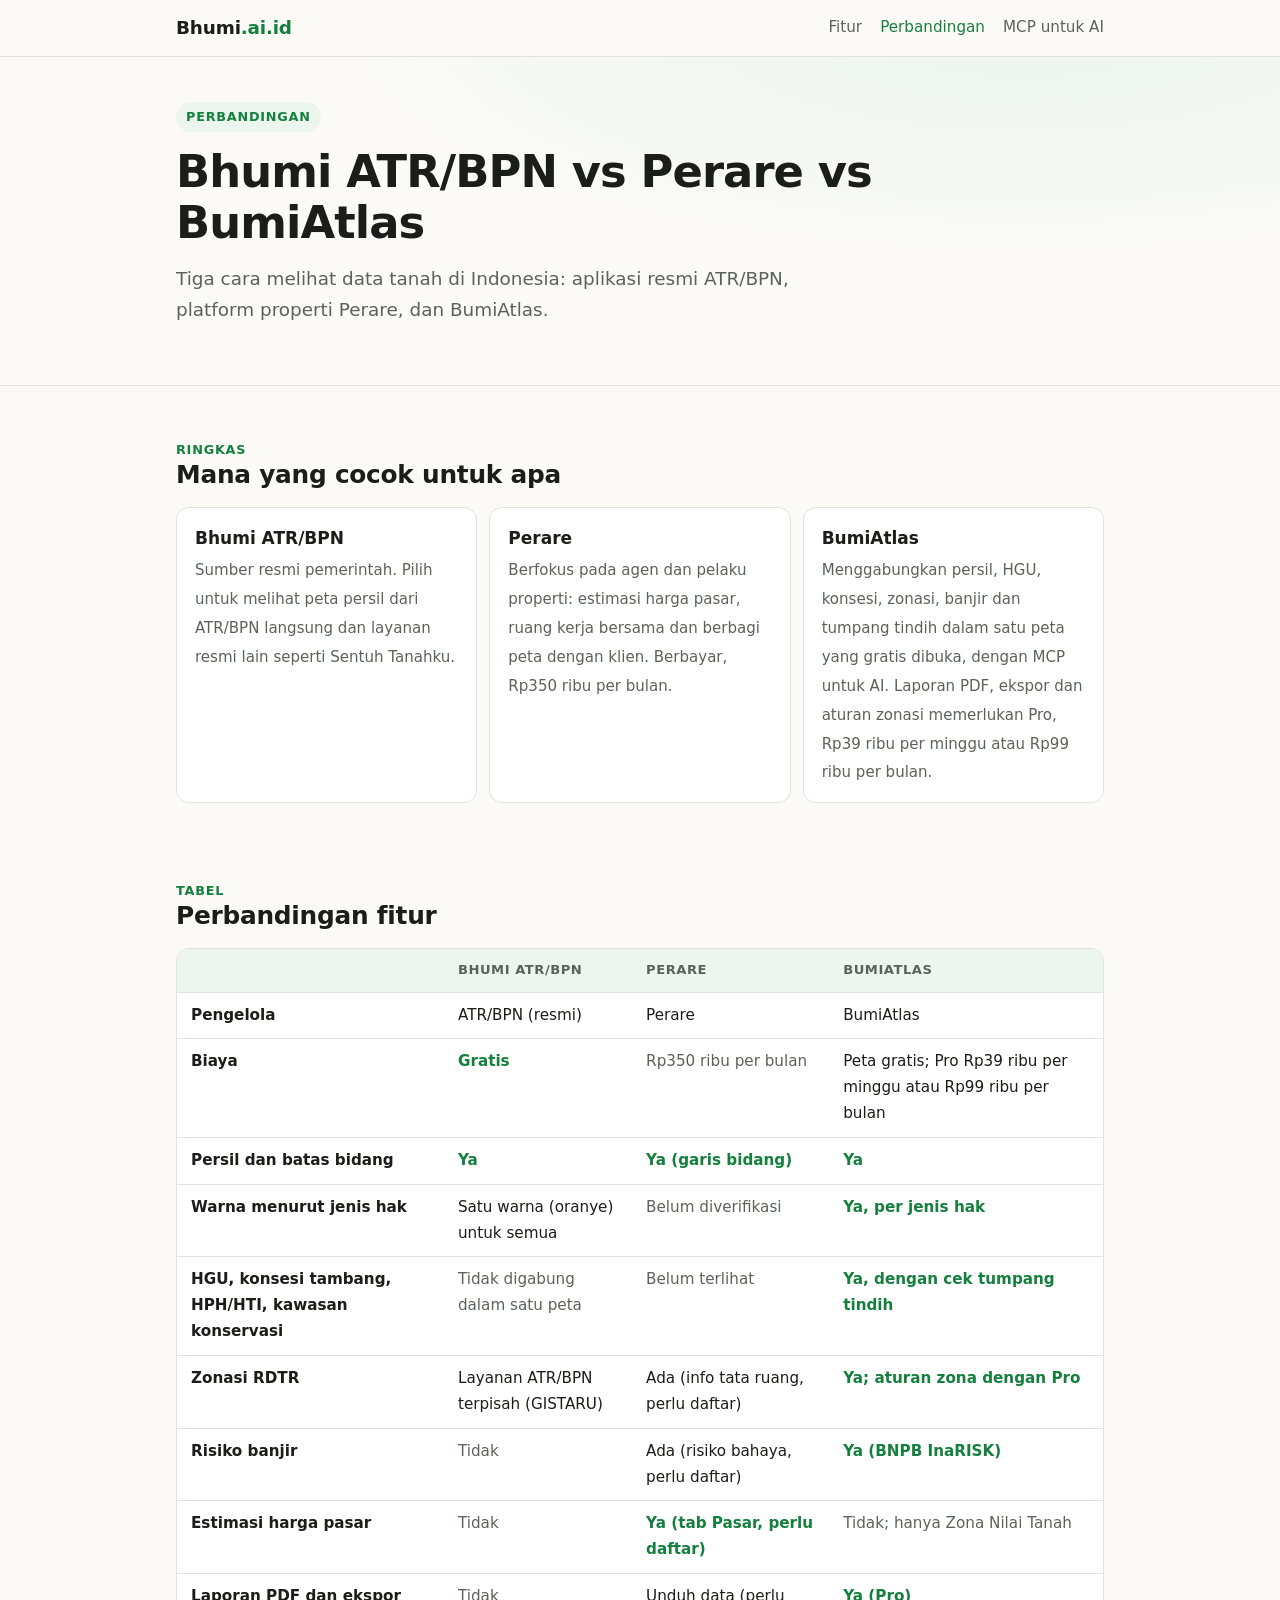
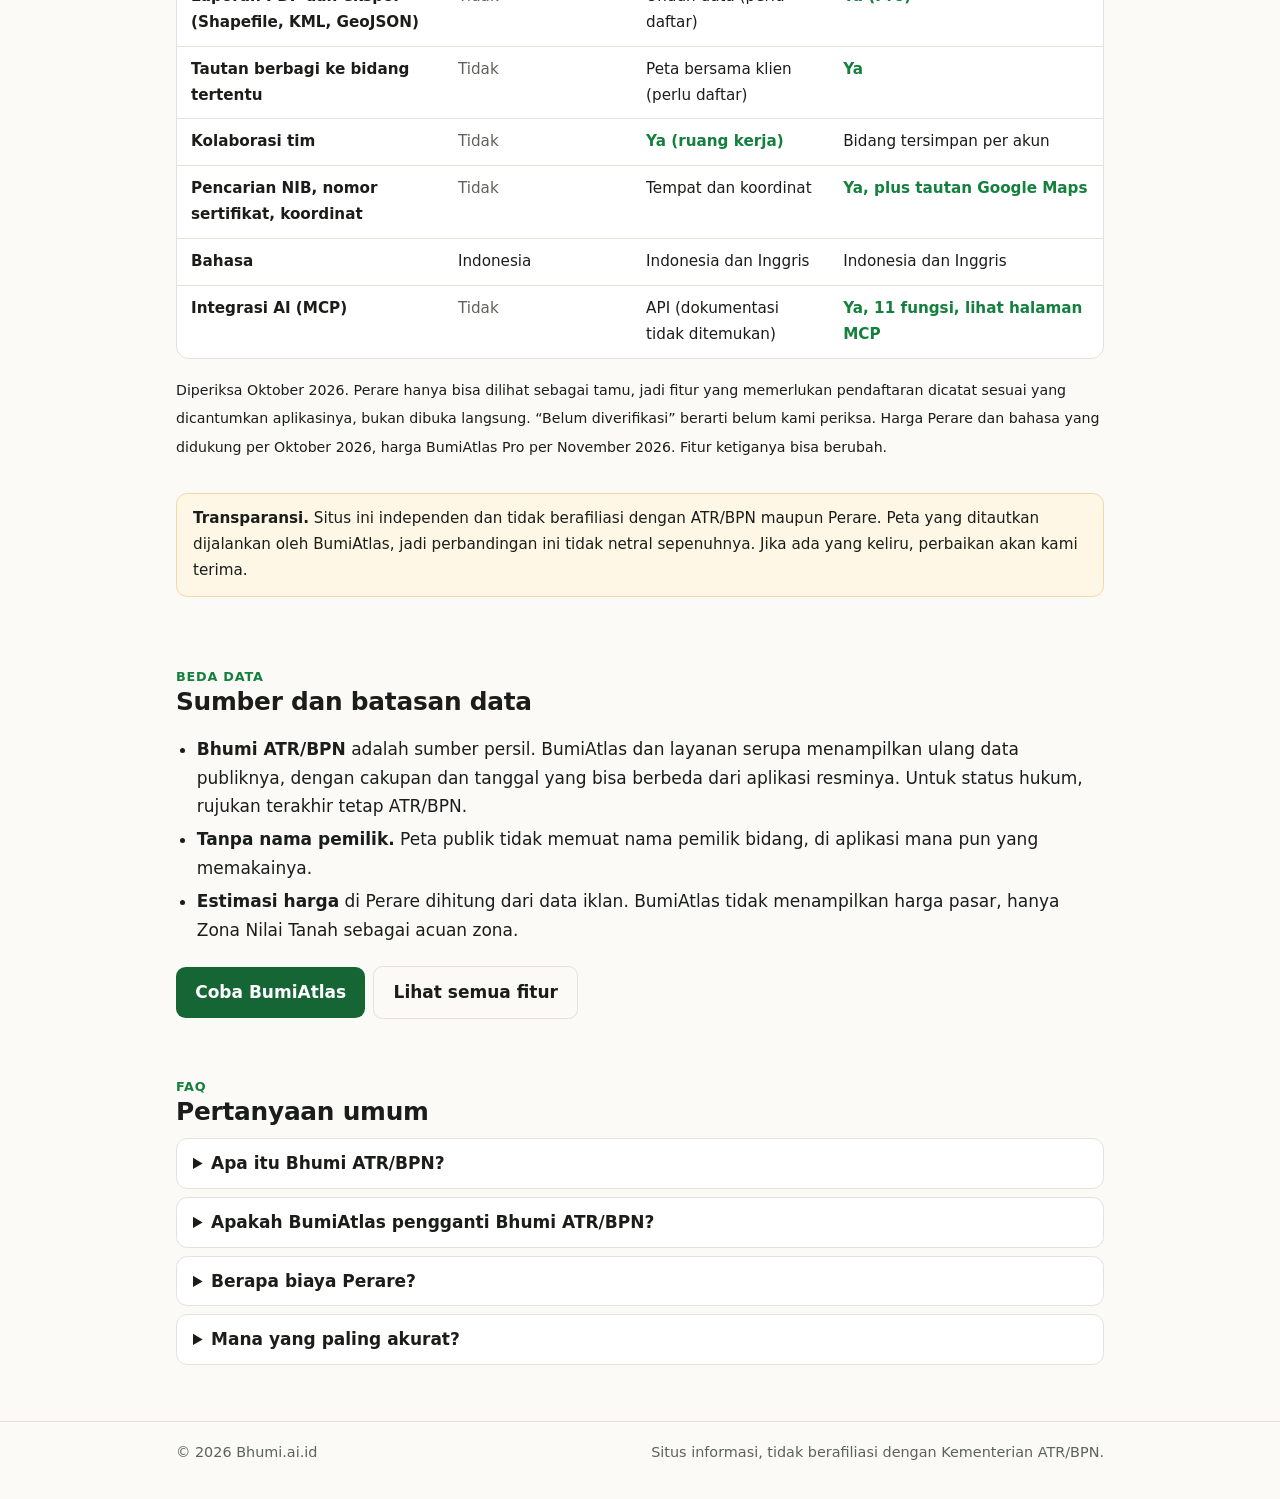
<file: perbandingan.html>
<!doctype html>
<html lang="id"><head><meta charset="utf-8"><meta name="viewport" content="width=device-width,initial-scale=1">
<title>Bhumi ATR/BPN vs Perare vs BumiAtlas: Perbandingan Aplikasi Peta Tanah | Bhumi.ai.id</title><meta name="description" content="Perbandingan fitur Bhumi ATR/BPN, Perare dan BumiAtlas: persil, HGU, zonasi RDTR, risiko banjir, estimasi harga, ekspor dan integrasi AI.">
<link rel="canonical" href="https://bhumi.ai.id/perbandingan.html"><link rel="stylesheet" href="/style.css">
<meta property="og:title" content="Bhumi ATR/BPN vs Perare vs BumiAtlas: Perbandingan Aplikasi Peta Tanah | Bhumi.ai.id"><meta property="og:description" content="Perbandingan fitur Bhumi ATR/BPN, Perare dan BumiAtlas: persil, HGU, zonasi RDTR, risiko banjir, estimasi harga, ekspor dan integrasi AI."><meta property="og:type" content="website"><meta property="og:url" content="https://bhumi.ai.id/perbandingan.html"><meta property="og:locale" content="id_ID">
<script type="application/ld+json">{"@context": "https://schema.org", "@type": "FAQPage", "mainEntity": [{"@type": "Question", "name": "Apa itu Bhumi ATR/BPN?", "acceptedAnswer": {"@type": "Answer", "text": "Aplikasi peta resmi Kementerian ATR/BPN yang menampilkan bidang tanah terpetakan. Situs ini tidak berafiliasi dengannya."}}, {"@type": "Question", "name": "Apakah BumiAtlas pengganti Bhumi ATR/BPN?", "acceptedAnswer": {"@type": "Answer", "text": "Bukan. BumiAtlas menampilkan salinan data publik dan menambahkan lapisan lain di atasnya. Untuk status hukum dan dokumen resmi, tetap ke ATR/BPN."}}, {"@type": "Question", "name": "Berapa biaya Perare?", "acceptedAnswer": {"@type": "Answer", "text": "Rp350 ribu per bulan. Pratinjau tamu bisa dibuka tanpa akun, tetapi data bidang dan estimasi pasar memerlukan pendaftaran. Cek halaman resmi Perare untuk harga terbaru."}}, {"@type": "Question", "name": "Mana yang paling akurat?", "acceptedAnswer": {"@type": "Answer", "text": "Sumber resminya tetap ATR/BPN. Aplikasi lain menyalin atau menggabungkan data publik, sehingga cakupan dan tanggal datanya bisa berbeda."}}]}</script><script type="application/ld+json">{"@context": "https://schema.org", "@type": "WebSite", "name": "Bhumi.ai.id", "url": "https://bhumi.ai.id/", "inLanguage": "id"}</script></head><body>
<div class="bar"><div class="wrap"><a class="brand" href="/">Bhumi<b>.ai.id</b></a><nav><a href="/">Fitur</a><a href="/perbandingan.html" aria-current="page">Perbandingan</a><a href="/mcp.html">MCP untuk AI</a></nav></div></div>
<div class="hero"><div class="wrap"><span class="kicker">Perbandingan</span>
<h1>Bhumi ATR/BPN vs Perare vs BumiAtlas</h1>
<p class="lead">Tiga cara melihat data tanah di Indonesia: aplikasi resmi ATR/BPN, platform properti Perare, dan BumiAtlas.</p></div></div>
<main class="wrap">
<section><h2><small>Ringkas</small>Mana yang cocok untuk apa</h2>
<div class="grid">
<div class="card"><b>Bhumi ATR/BPN</b><span>Sumber resmi pemerintah. Pilih untuk melihat peta persil dari ATR/BPN langsung dan layanan resmi lain seperti Sentuh Tanahku.</span></div>
<div class="card"><b>Perare</b><span>Berfokus pada agen dan pelaku properti: estimasi harga pasar, ruang kerja bersama dan berbagi peta dengan klien. Berbayar, Rp350 ribu per bulan.</span></div>
<div class="card"><b>BumiAtlas</b><span>Menggabungkan persil, HGU, konsesi, zonasi, banjir dan tumpang tindih dalam satu peta yang gratis dibuka, dengan MCP untuk AI. Laporan PDF, ekspor dan aturan zonasi memerlukan Pro, Rp39 ribu per minggu atau Rp99 ribu per bulan.</span></div></div></section>
<section><h2><small>Tabel</small>Perbandingan fitur</h2><div class="tablewrap"><table><tr><th></th><th>Bhumi ATR/BPN</th><th>Perare</th><th>BumiAtlas</th></tr><tr><td><b>Pengelola</b></td><td>ATR/BPN (resmi)</td><td>Perare</td><td>BumiAtlas</td></tr><tr><td><b>Biaya</b></td><td class="y">Gratis</td><td class="n">Rp350 ribu per bulan</td><td>Peta gratis; Pro Rp39 ribu per minggu atau Rp99 ribu per bulan</td></tr><tr><td><b>Persil dan batas bidang</b></td><td class="y">Ya</td><td class="y">Ya (garis bidang)</td><td class="y">Ya</td></tr><tr><td><b>Warna menurut jenis hak</b></td><td>Satu warna (oranye) untuk semua</td><td class="n">Belum diverifikasi</td><td class="y">Ya, per jenis hak</td></tr><tr><td><b>HGU, konsesi tambang, HPH/HTI, kawasan konservasi</b></td><td class="n">Tidak digabung dalam satu peta</td><td class="n">Belum terlihat</td><td class="y">Ya, dengan cek tumpang tindih</td></tr><tr><td><b>Zonasi RDTR</b></td><td>Layanan ATR/BPN terpisah (GISTARU)</td><td>Ada (info tata ruang, perlu daftar)</td><td class="y">Ya; aturan zona dengan Pro</td></tr><tr><td><b>Risiko banjir</b></td><td class="n">Tidak</td><td>Ada (risiko bahaya, perlu daftar)</td><td class="y">Ya (BNPB InaRISK)</td></tr><tr><td><b>Estimasi harga pasar</b></td><td class="n">Tidak</td><td class="y">Ya (tab Pasar, perlu daftar)</td><td class="n">Tidak; hanya Zona Nilai Tanah</td></tr><tr><td><b>Laporan PDF dan ekspor (Shapefile, KML, GeoJSON)</b></td><td class="n">Tidak</td><td>Unduh data (perlu daftar)</td><td class="y">Ya (Pro)</td></tr><tr><td><b>Tautan berbagi ke bidang tertentu</b></td><td class="n">Tidak</td><td>Peta bersama klien (perlu daftar)</td><td class="y">Ya</td></tr><tr><td><b>Kolaborasi tim</b></td><td class="n">Tidak</td><td class="y">Ya (ruang kerja)</td><td>Bidang tersimpan per akun</td></tr><tr><td><b>Pencarian NIB, nomor sertifikat, koordinat</b></td><td class="n">Tidak</td><td>Tempat dan koordinat</td><td class="y">Ya, plus tautan Google Maps</td></tr><tr><td><b>Bahasa</b></td><td>Indonesia</td><td>Indonesia dan Inggris</td><td>Indonesia dan Inggris</td></tr><tr><td><b>Integrasi AI (MCP)</b></td><td class="n">Tidak</td><td>API (dokumentasi tidak ditemukan)</td><td class="y">Ya, 11 fungsi, lihat halaman MCP</td></tr></table></div>
<p><small>Diperiksa Oktober 2026. Perare hanya bisa dilihat sebagai tamu, jadi fitur yang memerlukan pendaftaran dicatat sesuai yang dicantumkan aplikasinya, bukan dibuka langsung. “Belum diverifikasi” berarti belum kami periksa. Harga Perare dan bahasa yang didukung per Oktober 2026, harga BumiAtlas Pro per November 2026. Fitur ketiganya bisa berubah.</small></p></section>
<div class="note"><strong>Transparansi.</strong> Situs ini independen dan tidak berafiliasi dengan ATR/BPN maupun Perare. Peta yang ditautkan dijalankan oleh BumiAtlas, jadi perbandingan ini tidak netral sepenuhnya. Jika ada yang keliru, perbaikan akan kami terima.</div>
<section><h2><small>Beda data</small>Sumber dan batasan data</h2>
<ul><li><strong>Bhumi ATR/BPN</strong> adalah sumber persil. BumiAtlas dan layanan serupa menampilkan ulang data publiknya, dengan cakupan dan tanggal yang bisa berbeda dari aplikasi resminya. Untuk status hukum, rujukan terakhir tetap ATR/BPN.</li>
<li><strong>Tanpa nama pemilik.</strong> Peta publik tidak memuat nama pemilik bidang, di aplikasi mana pun yang memakainya.</li>
<li><strong>Estimasi harga</strong> di Perare dihitung dari data iklan. BumiAtlas tidak menampilkan harga pasar, hanya Zona Nilai Tanah sebagai acuan zona.</li></ul>
<a class="cta" href="https://bumiatlas.com/">Coba BumiAtlas</a><a class="cta alt" href="/">Lihat semua fitur</a></section><h2><small>FAQ</small>Pertanyaan umum</h2><details><summary>Apa itu Bhumi ATR/BPN?</summary><p>Aplikasi peta resmi Kementerian ATR/BPN yang menampilkan bidang tanah terpetakan. Situs ini tidak berafiliasi dengannya.</p></details><details><summary>Apakah BumiAtlas pengganti Bhumi ATR/BPN?</summary><p>Bukan. BumiAtlas menampilkan salinan data publik dan menambahkan lapisan lain di atasnya. Untuk status hukum dan dokumen resmi, tetap ke ATR/BPN.</p></details><details><summary>Berapa biaya Perare?</summary><p>Rp350 ribu per bulan. Pratinjau tamu bisa dibuka tanpa akun, tetapi data bidang dan estimasi pasar memerlukan pendaftaran. Cek halaman resmi Perare untuk harga terbaru.</p></details><details><summary>Mana yang paling akurat?</summary><p>Sumber resminya tetap ATR/BPN. Aplikasi lain menyalin atau menggabungkan data publik, sehingga cakupan dan tanggal datanya bisa berbeda.</p></details></main>
<footer><div class="wrap"><span>© 2026 Bhumi.ai.id</span><span>Situs informasi, tidak berafiliasi dengan Kementerian ATR/BPN.</span></div></footer>
</body></html>
</file>
<file: style.css>
:root{--bg:#fbfaf7;--fg:#1a1d1a;--muted:#5b625c;--line:#e4e2da;--accent:#166534;--accent2:#15803d;--soft:#ecf5ee;--card:#fff;--warn:#fff7e6;--warnline:#f0d9a8}
@media (prefers-color-scheme:dark){:root{--bg:#0d110e;--fg:#eef2ee;--muted:#9aa59c;--line:#223026;--accent:#4ade80;--accent2:#4ade80;--soft:#13221a;--card:#131a15;--warn:#2a2412;--warnline:#5b4a1a}}
*{box-sizing:border-box}html{scroll-behavior:smooth;scroll-padding-top:72px}
body{margin:0;background:var(--bg);color:var(--fg);font:17px/1.7 system-ui,-apple-system,"Segoe UI",Roboto,sans-serif;-webkit-text-size-adjust:100%}
a{color:var(--accent2)}
.wrap{max-width:60rem;margin:0 auto;padding:0 16px}
.bar{position:sticky;top:0;z-index:10;background:color-mix(in srgb,var(--bg) 88%,transparent);backdrop-filter:blur(8px);border-bottom:1px solid var(--line)}
.bar .wrap{display:flex;align-items:center;justify-content:space-between;gap:12px;min-height:56px;flex-wrap:wrap}
.brand{font-weight:800;font-size:1.15rem;letter-spacing:-.01em;color:var(--fg);text-decoration:none}
.brand b{color:var(--accent2)}
nav{display:flex;gap:4px 18px;font-size:.95rem;flex-wrap:wrap}
nav a{color:var(--muted);text-decoration:none;padding:4px 0}nav a:hover,nav a[aria-current]{color:var(--accent2)}
.hero{background:radial-gradient(1200px 400px at 80% -10%,var(--soft),transparent 60%);border-bottom:1px solid var(--line)}
.hero .wrap{padding-top:44px;padding-bottom:40px}
.kicker{display:inline-block;font-size:.8rem;font-weight:700;letter-spacing:.06em;text-transform:uppercase;color:var(--accent2);background:var(--soft);padding:4px 10px;border-radius:99px}
h1{font-size:clamp(1.8rem,5.2vw,2.8rem);line-height:1.15;letter-spacing:-.02em;margin:14px 0 14px}
.lead{font-size:1.15rem;color:var(--muted);max-width:42rem;margin:0 0 20px}
.cta{display:inline-block;margin:4px 8px 4px 0;padding:.7rem 1.2rem;border-radius:.6rem;background:var(--accent);color:#fff;font-weight:650;text-decoration:none}
@media (prefers-color-scheme:dark){.cta{color:#06240f}}
.cta.alt{background:transparent;border:1px solid var(--line);color:var(--fg)}
.toc{display:flex;gap:6px;margin:20px 0 0;padding:0 0 6px;list-style:none;overflow-x:auto;scrollbar-width:none;-webkit-overflow-scrolling:touch}
.toc::-webkit-scrollbar{display:none}
.toc li{margin:0;flex:none}
.toc a{display:block;padding:4px 10px;border:1px solid var(--line);border-radius:99px;font-size:.82rem;white-space:nowrap;color:var(--muted);text-decoration:none;background:var(--card)}
.toc a:hover{border-color:var(--accent2);color:var(--accent2)}
main section{padding:8px 0}
h2{font-size:1.55rem;line-height:1.25;letter-spacing:-.01em;margin:2.6rem 0 .6rem;padding-top:.4rem}
h2 small{display:block;font-size:.8rem;font-weight:700;letter-spacing:.06em;text-transform:uppercase;color:var(--accent2);margin-bottom:2px}
h3{font-size:1.1rem;margin:1.4rem 0 .3rem}
p{margin:.5rem 0}
ul,ol{padding-left:1.3rem}li{margin:.25rem 0}
.grid{display:grid;gap:12px;grid-template-columns:repeat(auto-fit,minmax(15rem,1fr));margin:1rem 0}
.card{padding:16px 18px;border:1px solid var(--line);border-radius:.8rem;background:var(--card)}
.card b{display:block;margin-bottom:2px}.card span{color:var(--muted);font-size:.94rem}
.shot{margin:28px 0 0}.shot img{display:block;width:100%;height:auto;border:1px solid var(--line);border-radius:.9rem;box-shadow:0 10px 30px -12px rgba(0,0,0,.25)}.shot figcaption{margin-top:8px;font-size:.88rem;color:var(--muted)}
.note{padding:12px 16px;border:1px solid var(--warnline);background:var(--warn);border-radius:.7rem;font-size:.95rem;margin:1rem 0}
code,pre{font-family:ui-monospace,SFMono-Regular,Menlo,monospace;font-size:.9rem}
pre{overflow-x:auto;padding:14px 16px;border:1px solid var(--line);border-radius:.7rem;background:var(--card);line-height:1.5}
.tablewrap{overflow-x:auto;margin:1rem 0;border:1px solid var(--line);border-radius:.8rem;background:var(--card)}
table{border-collapse:collapse;width:100%;min-width:34rem;font-size:.95rem}
th,td{padding:10px 14px;text-align:left;border-bottom:1px solid var(--line);vertical-align:top}
th{font-size:.82rem;text-transform:uppercase;letter-spacing:.04em;color:var(--muted);background:var(--soft)}
tr:last-child td{border-bottom:0}
td.y{color:var(--accent2);font-weight:650}td.n{color:var(--muted)}
.tools td:first-child{white-space:nowrap}
details{border:1px solid var(--line);border-radius:.7rem;padding:10px 16px;margin:8px 0;background:var(--card)}
summary{cursor:pointer;font-weight:650}
footer{margin-top:3.5rem;border-top:1px solid var(--line);color:var(--muted);font-size:.9rem}
footer .wrap{padding-top:18px;padding-bottom:34px;display:flex;flex-wrap:wrap;gap:6px 24px;justify-content:space-between}
</file>
